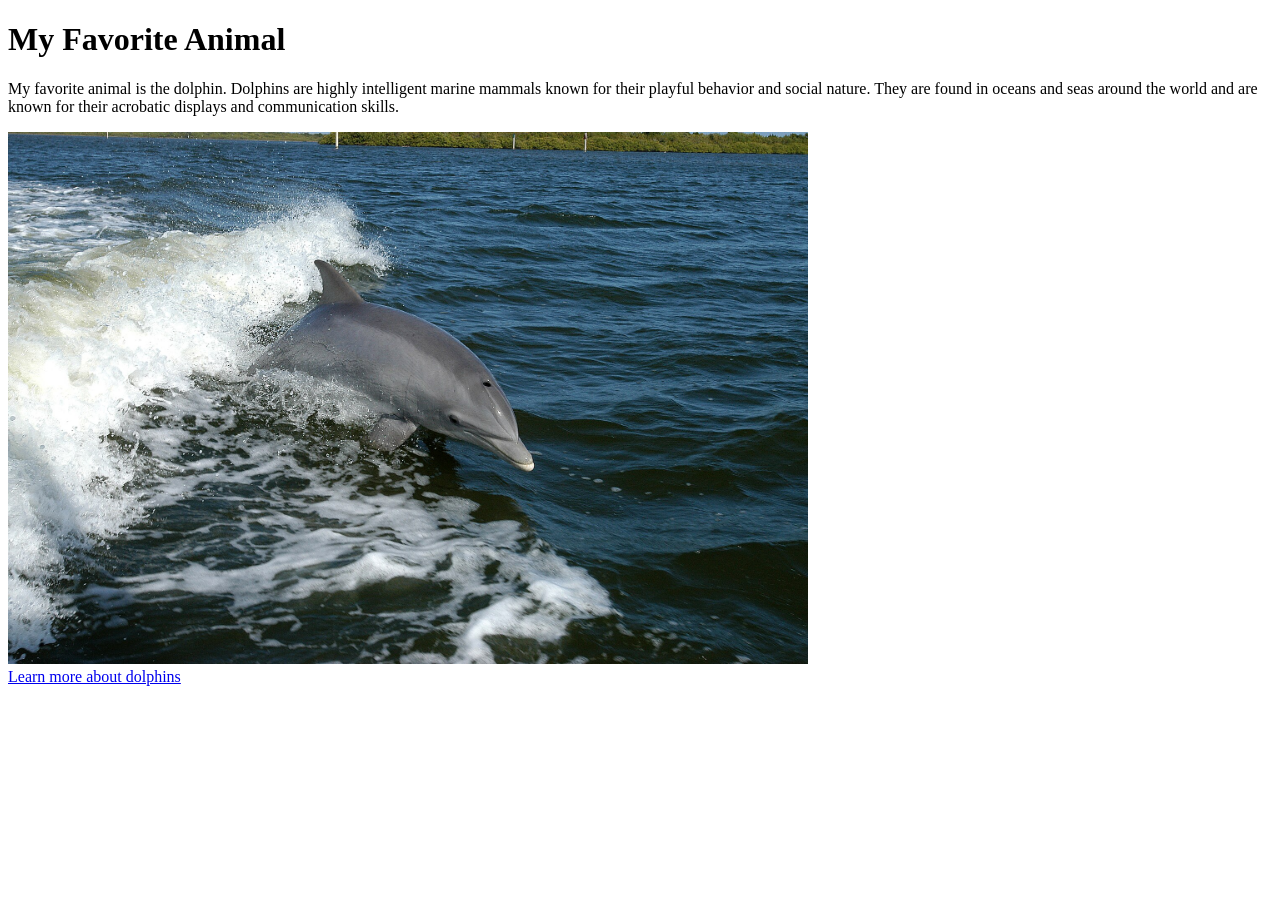
<file: Workshop1/index.html>
<!DOCTYPE html>
<html lang="en">
<head>
    <meta charset="UTF-8">
    <meta name="viewport" content="width=device-width, initial-scale=1.0">
    <title>Favorite Animal</title>
</head>
<body>
    <h1>My Favorite Animal</h1>
    <p>My favorite animal is the dolphin. Dolphins are highly intelligent marine mammals known for their playful behavior and social nature. They are found in oceans and seas around the world and are known for their acrobatic displays and communication skills.</p>
    <img src="dolphin.jpg" alt="A dolphin swimming in the ocean" width="800"><br>
    
    <a href="https://en.wikipedia.org/wiki/Dolphin" target="_blank">
        Learn more about dolphins
    </a>
    
</body>
</html>
</file>
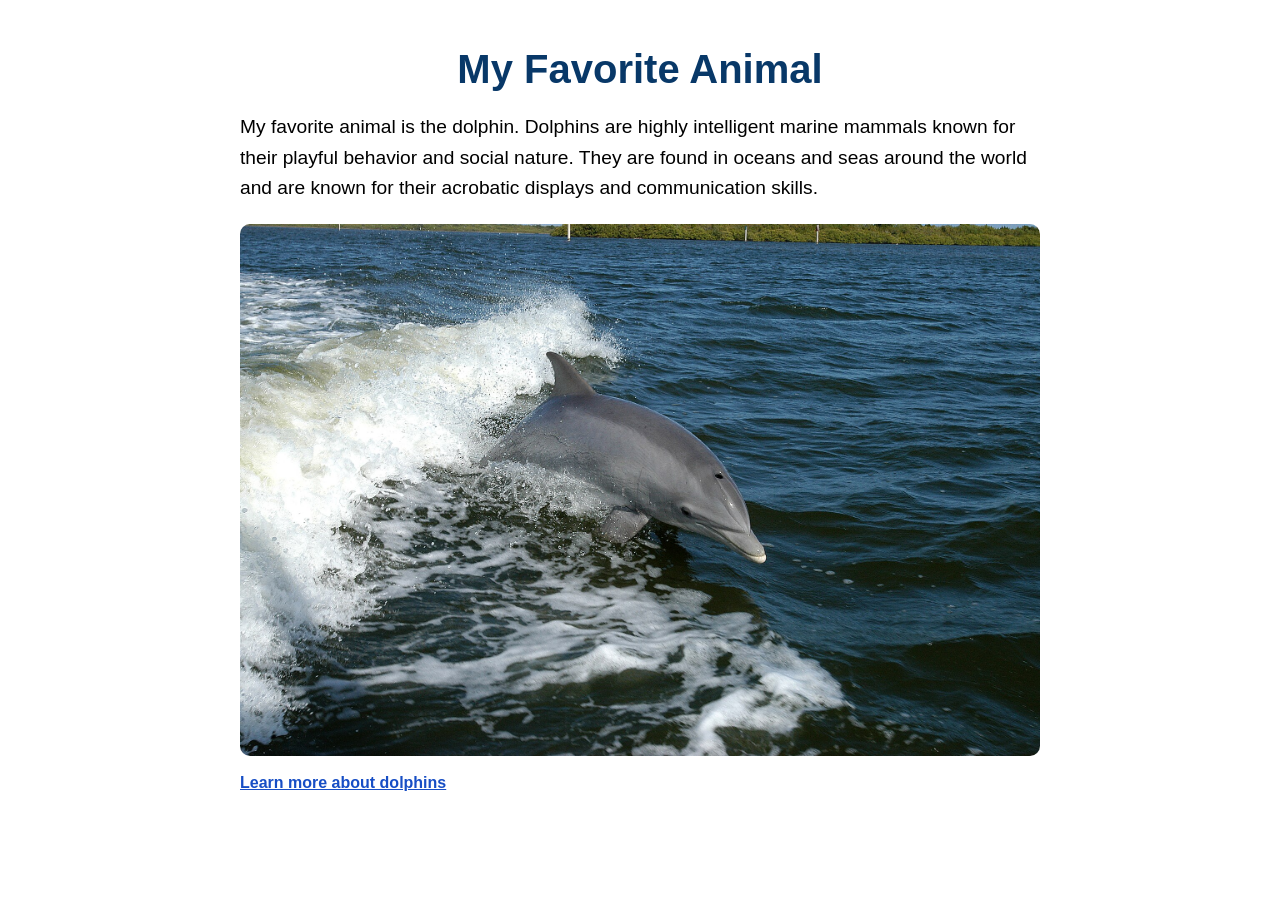
<file: WS01_HTML_basics/index.html>
<!DOCTYPE html>
<html lang="en">
<head>
    <meta charset="UTF-8">
    <meta name="viewport" content="width=device-width, initial-scale=1.0">
    <title>Favorite Animal</title>
    <link rel="stylesheet" href="styles/styles.css">
</head>
<body>
    <h1>My Favorite Animal</h1>
    <p>My favorite animal is the dolphin. Dolphins are highly intelligent marine mammals known for their playful behavior and social nature. They are found in oceans and seas around the world and are known for their acrobatic displays and communication skills.</p>
    <img src="img/dolphin.jpg" alt="A dolphin swimming in the ocean" width="800"><br>
    
    <a href="https://en.wikipedia.org/wiki/Dolphin" target="_blank">
        Learn more about dolphins
    </a>
    
</body>
</html>
</file>
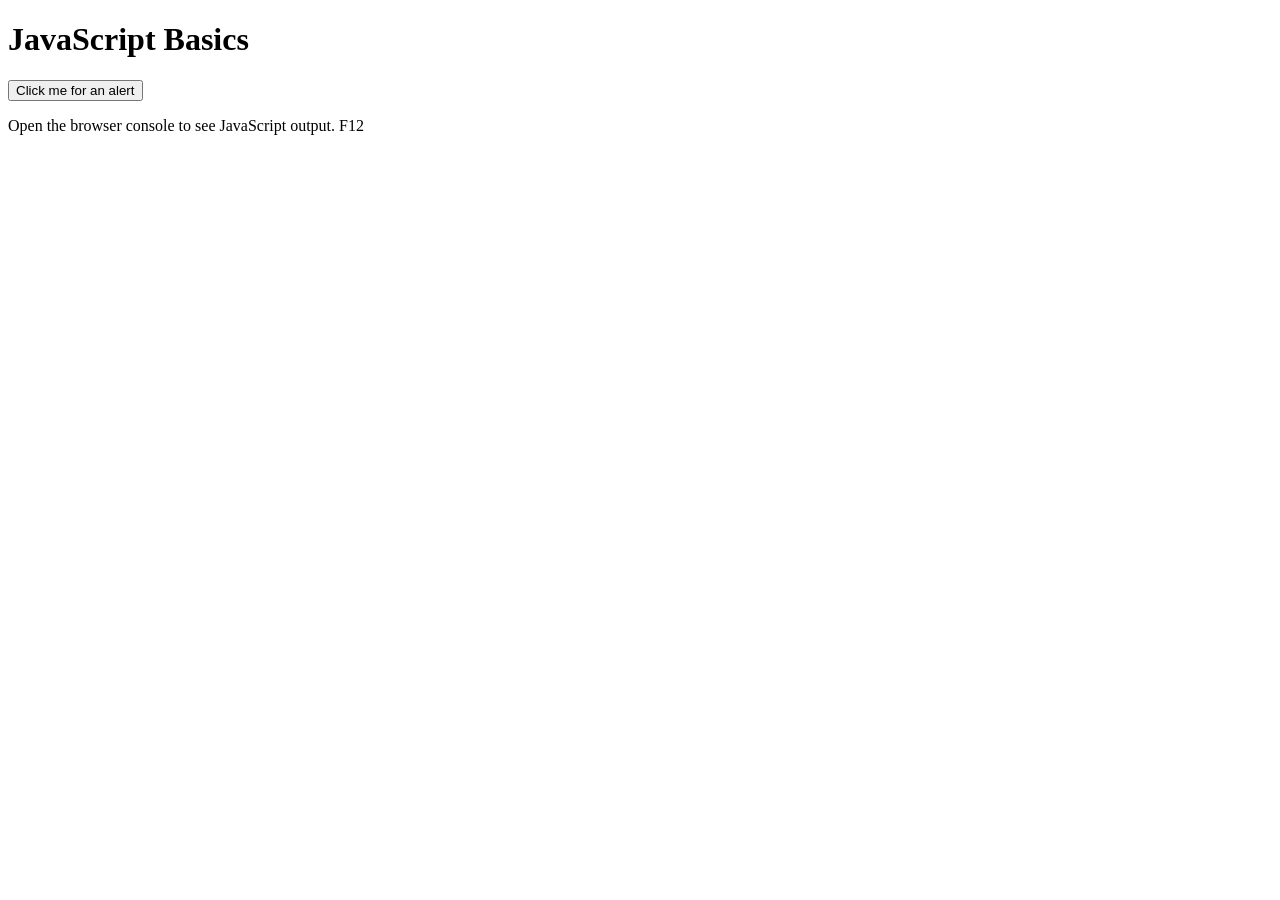
<file: WS02_JavaScript_Basics/index.html>
<!DOCTYPE html>
<html lang="en">
<head>
    <meta charset="UTF-8">
    <meta name="viewport" content="width=device-width, initial-scale=1.0">
    <title>JavaScript Basics</title>
</head>

<body>

    <h1>JavaScript Basics</h1>
    <button onclick="showMessage()">Click me for an alert</button>
    <p>Open the browser console to see JavaScript output. F12</p>

<!--Link to JavaScript file-->
    <script src="js/script.js"></script>
    
</body>
</html>
</file>
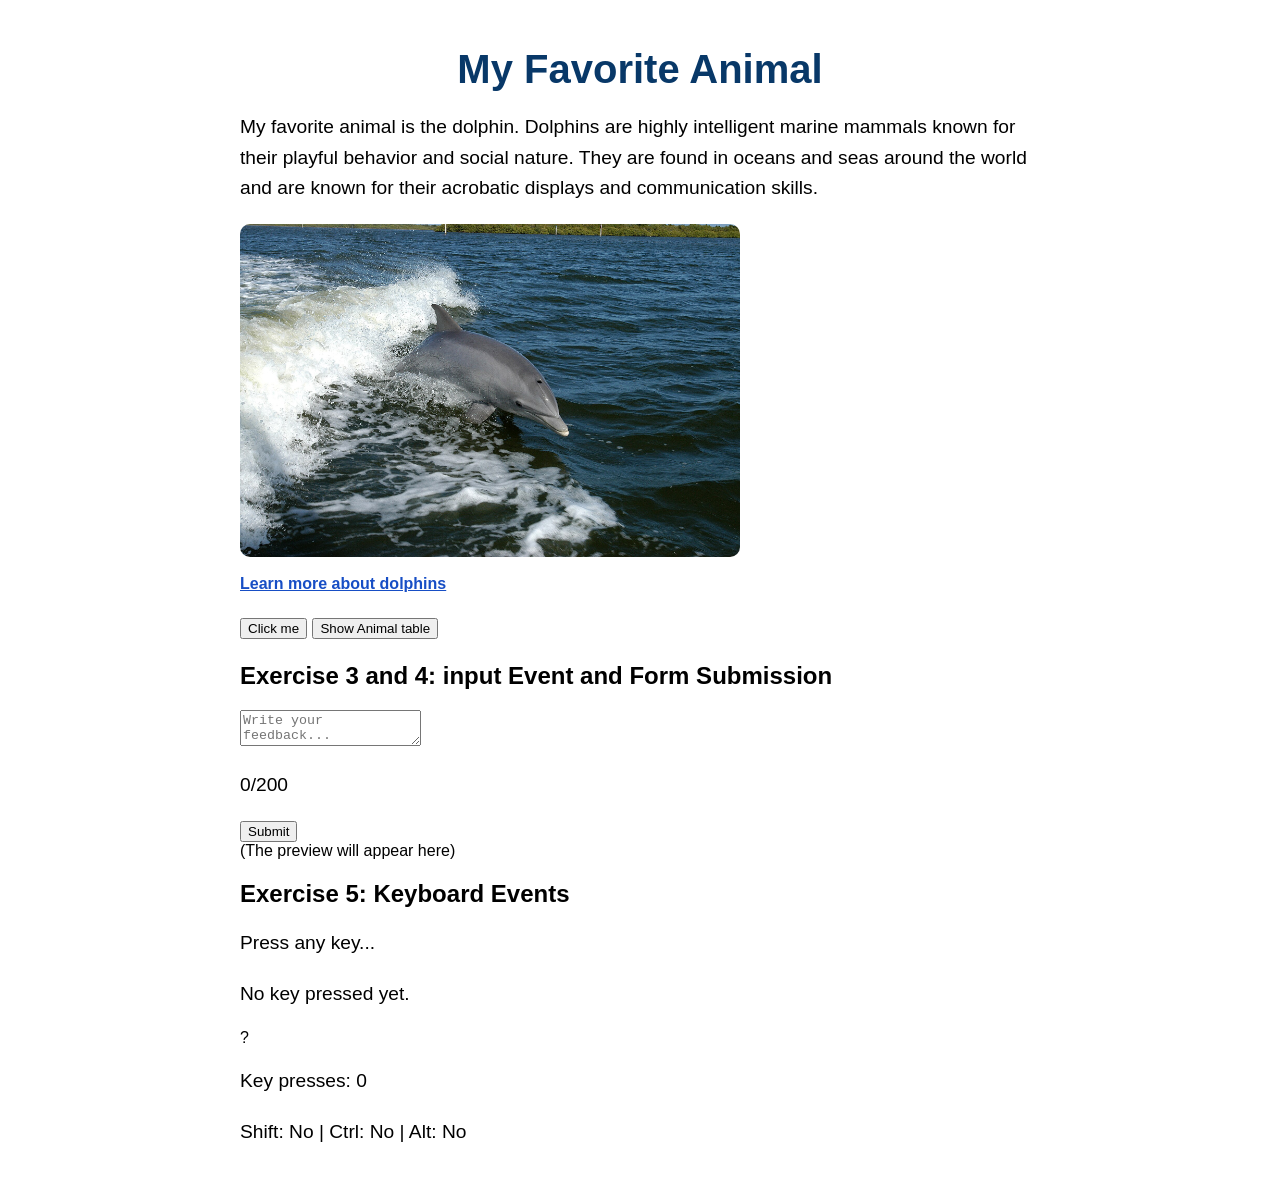
<file: WS03_JS_Event/index.html>
<!DOCTYPE html>
<html lang="en">
<head>
    <meta charset="UTF-8">
    <meta name="viewport" content="width=device-width, initial-scale=1.0">
    <title>Favorite Animal</title>
    
    <link rel="stylesheet" href="styles/styles.css">
    
</head>
<body>
    <h1 id="Exercise1">My Favorite Animal</h1>
    <p>My favorite animal is the dolphin. Dolphins are highly intelligent marine mammals known for their playful behavior and social nature. They are found in oceans and seas around the world and are known for their acrobatic displays and communication skills.</p>
    <img src="img/dolphin.jpg" alt="A dolphin swimming in the ocean" width="500"><br>
    
    <a href="https://en.wikipedia.org/wiki/Dolphin" target="_blank">
        Learn more about dolphins
    </a>
     <p>
        <button id="clickButton">Click me</button>
       <button id="showtable">Show Animal table</button>
        <table id="animalTable" style="display: none;">
        <thead>
            <tr>
                <th>Animal</th>
                <th>Habitat</th>
                <th>Diet</th>
            </tr>
        </thead>
        <tbody>
            <tr>
                <td>Tiger</td>
                <td>Forest</td>
                <td>Carnivore</td>
            </tr>
            <tr>
                <td>Elephant</td>
                <td>Savanna</td>
                <td>Herbivore</td>
            </tr>
        </tbody>
    </p>
<h2>Exercise 3 and 4: input Event and Form Submission</h2>
    <form id="feedbackForm">
        <textarea id="feedback" maxlength="200" placeholder="Write your feedback..."></textarea>

        <p id="status"></p>

        <p id="charCount">0/200</p>
        <button id="submitBtn">Submit</button>
        <div id="preview">
            (The preview will appear here)
        </div>
    </form>

<h2>Exercise 5: Keyboard Events</h2>

    <p>Press any key...</p>
    <p id="keyinfo">No key pressed yet.</p>
    <div id="keybox">?</div>
    <p id="keyCounter">Key presses: 0</p>
    <p id="modifierInfo">Shift: No | Ctrl: No | Alt: No</p>
    
    
    <script src="script.js" defer></script>
</body>
</html>
</file>
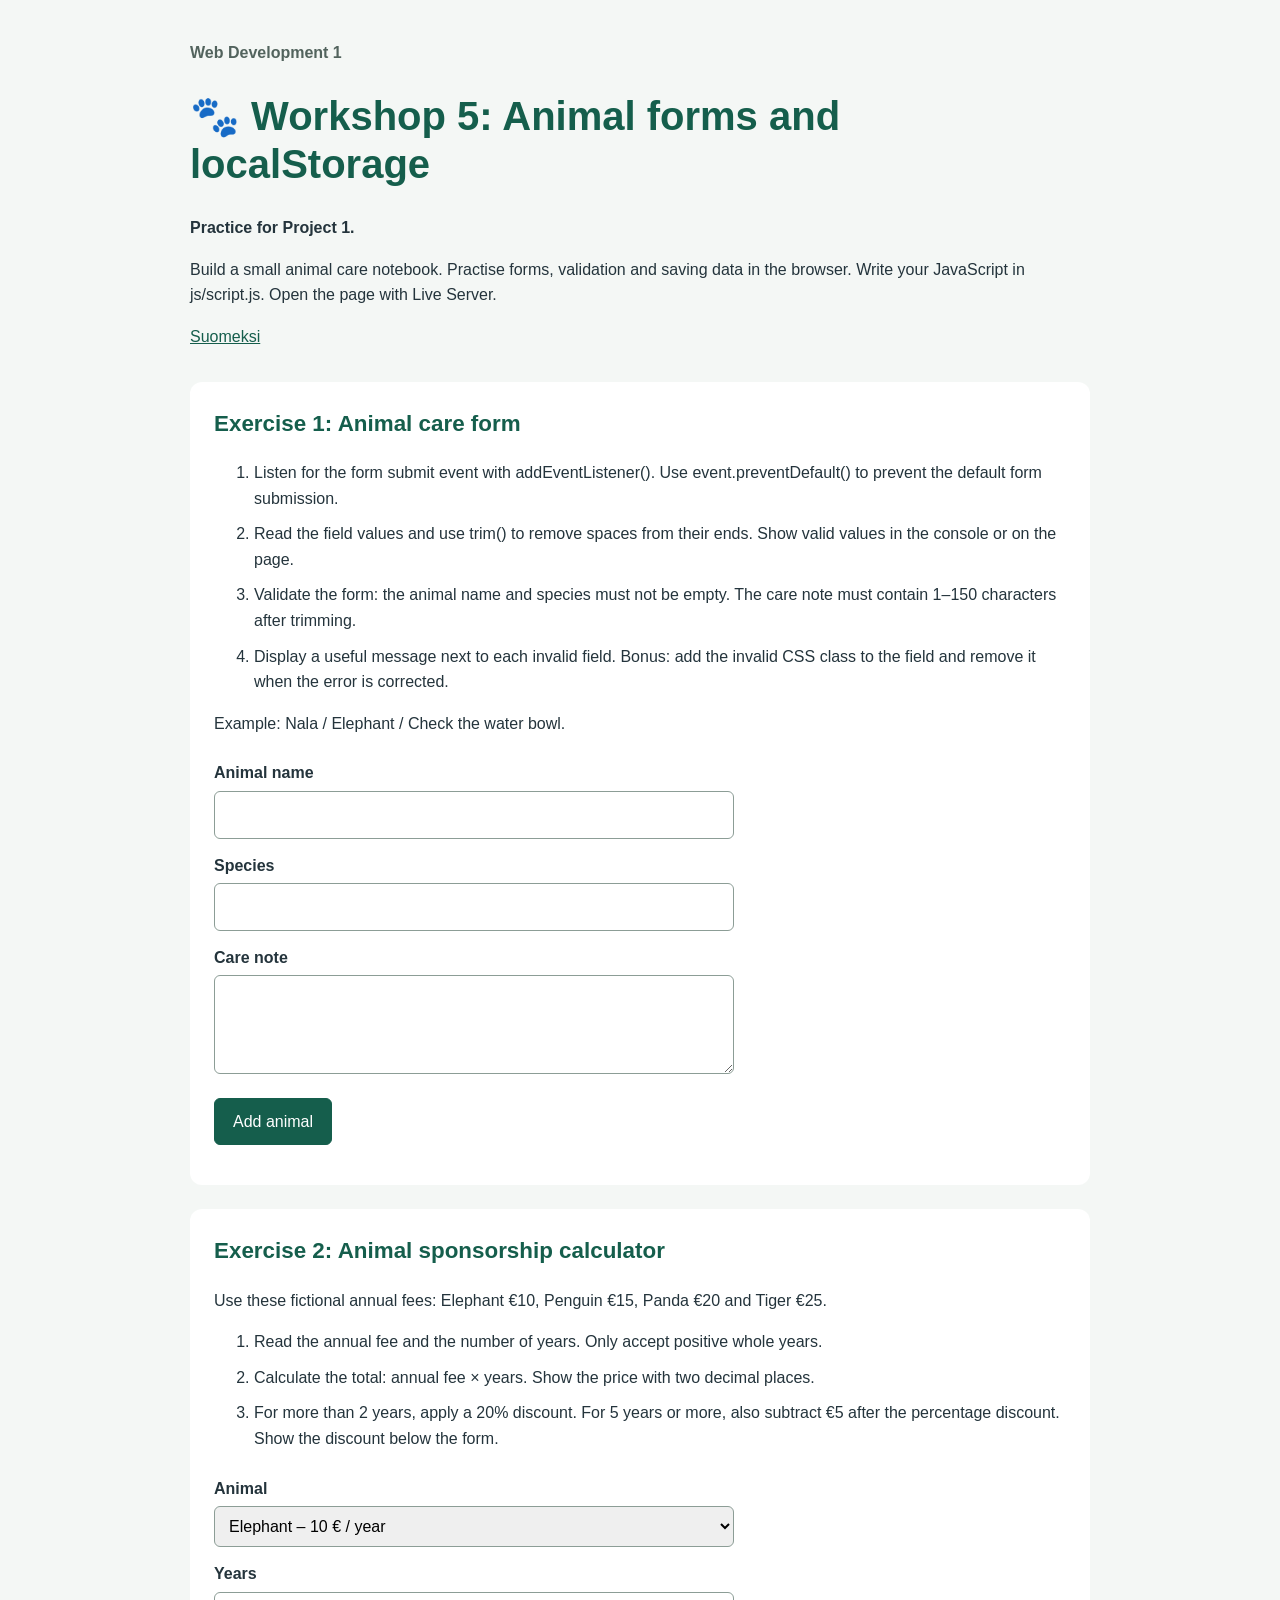
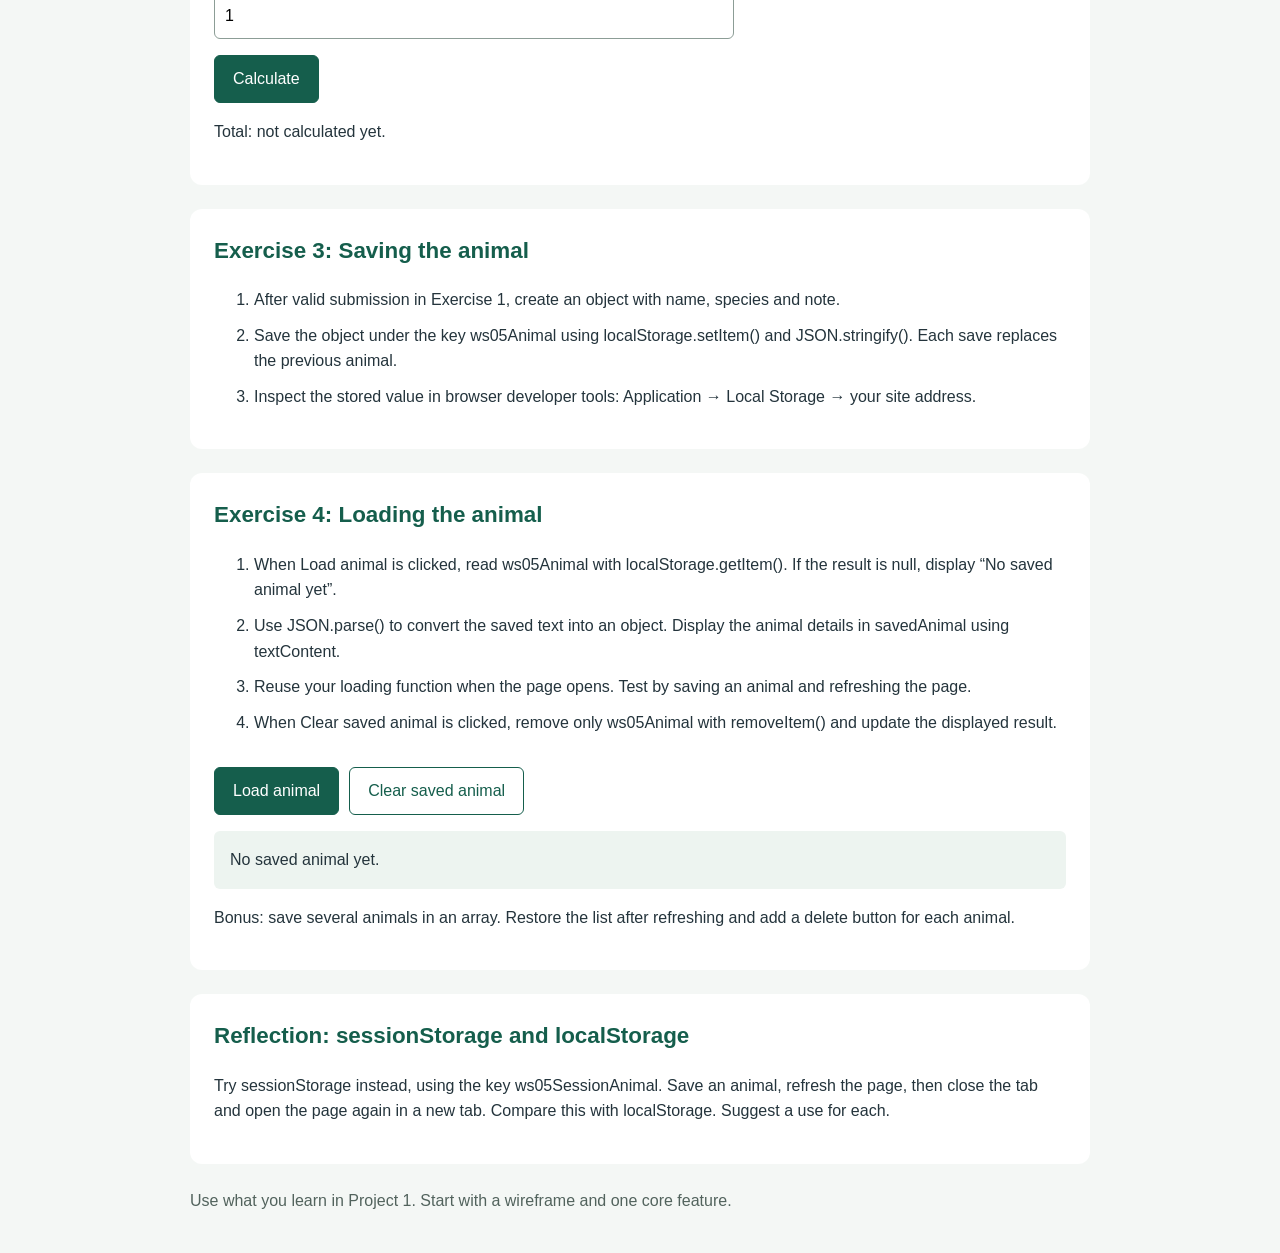
<file: WS05Animal/index.html>
<!DOCTYPE html>
<html lang="en">
<head>
  <meta charset="UTF-8">
  <meta name="viewport" content="width=device-width, initial-scale=1.0">
  <title>Workshop 5: Animal forms and localStorage</title>
  <link rel="stylesheet" href="css/styles.css">
  <script src="js/script.js" defer></script>
</head>
<body>
<main>
<header>
  <p class="course">Web Development 1</p>
  <h1>🐾 Workshop 5: Animal forms and localStorage</h1>
  <p class="notice">Practice for Project 1.</p>
  <p>Build a small animal care notebook. Practise forms, validation and saving data in the browser. Write your JavaScript in js/script.js. Open the page with Live Server.</p>
  <a href="index-fi.html" lang="fi">Suomeksi</a>
</header>
<section>
  <h2>Exercise 1: Animal care form</h2>
  <ol><li>Listen for the form submit event with addEventListener(). Use event.preventDefault() to prevent the default form submission.</li><li>Read the field values and use trim() to remove spaces from their ends. Show valid values in the console or on the page.</li><li>Validate the form: the animal name and species must not be empty. The care note must contain 1–150 characters after trimming.</li><li>Display a useful message next to each invalid field. Bonus: add the invalid CSS class to the field and remove it when the error is corrected.</li></ol>
  <p>Example: Nala / Elephant / Check the water bowl.</p>
  <!-- novalidate allows students to practise JavaScript validation. -->
  <form id="animalForm" novalidate>
    <label for="animalName">Animal name</label>
    <input id="animalName" name="name" type="text" required aria-describedby="nameError">
    <span id="nameError" class="error" aria-live="polite"></span>
    <label for="animalSpecies">Species</label>
    <input id="animalSpecies" name="species" type="text" required aria-describedby="speciesError">
    <span id="speciesError" class="error" aria-live="polite"></span>
    <label for="careNote">Care note</label>
    <textarea id="careNote" name="note" rows="3" required aria-describedby="noteError"></textarea>
    <span id="noteError" class="error" aria-live="polite"></span>
    <button type="submit">Add animal</button>
  </form>
  <p id="formResult" role="status"></p>
</section>
<section>
  <h2>Exercise 2: Animal sponsorship calculator</h2>
  <p>Use these fictional annual fees: Elephant €10, Penguin €15, Panda €20 and Tiger €25.</p>
  <ol><li>Read the annual fee and the number of years. Only accept positive whole years.</li><li>Calculate the total: annual fee × years. Show the price with two decimal places.</li><li>For more than 2 years, apply a 20% discount. For 5 years or more, also subtract €5 after the percentage discount. Show the discount below the form.</li></ol>
  <form id="sponsorForm" novalidate>
    <label for="animalType">Animal</label>
    <select id="animalType" name="type"><option value="10">Elephant – 10 € / year</option><option value="15">Penguin – 15 € / year</option><option value="20">Panda – 20 € / year</option><option value="25">Tiger – 25 € / year</option></select>
    <label for="years">Years</label>
    <input id="years" name="years" type="number" min="1" step="1" value="1" required>
    <button type="submit">Calculate</button>
  </form>
  <p id="cost" role="status">Total: not calculated yet.</p>
  <p id="discountMessage" aria-live="polite"></p>
</section>
<section>
  <h2>Exercise 3: Saving the animal</h2>
  <ol><li>After valid submission in Exercise 1, create an object with name, species and note.</li><li>Save the object under the key ws05Animal using localStorage.setItem() and JSON.stringify(). Each save replaces the previous animal.</li><li>Inspect the stored value in browser developer tools: Application → Local Storage → your site address.</li></ol>
</section>
<section>
  <h2>Exercise 4: Loading the animal</h2>
  <ol><li>When Load animal is clicked, read ws05Animal with localStorage.getItem(). If the result is null, display “No saved animal yet”.</li><li>Use JSON.parse() to convert the saved text into an object. Display the animal details in savedAnimal using textContent.</li><li>Reuse your loading function when the page opens. Test by saving an animal and refreshing the page.</li><li>When Clear saved animal is clicked, remove only ws05Animal with removeItem() and update the displayed result.</li></ol>
  <div class="actions">
    <button type="button" id="loadAnimal">Load animal</button>
    <button type="button" id="clearAnimal" class="secondary">Clear saved animal</button>
  </div>
  <p id="savedAnimal" class="saved" role="status">Saved animal details will appear here.</p>
  <p>Bonus: save several animals in an array. Restore the list after refreshing and add a delete button for each animal.</p>
</section>
<section>
  <h2>Reflection: sessionStorage and localStorage</h2>
  <p>Try sessionStorage instead, using the key ws05SessionAnimal. Save an animal, refresh the page, then close the tab and open the page again in a new tab. Compare this with localStorage. Suggest a use for each.</p>
</section>
<footer><p>Use what you learn in Project 1. Start with a wireframe and one core feature.</p></footer>
</main>
</body>
</html>
</file>
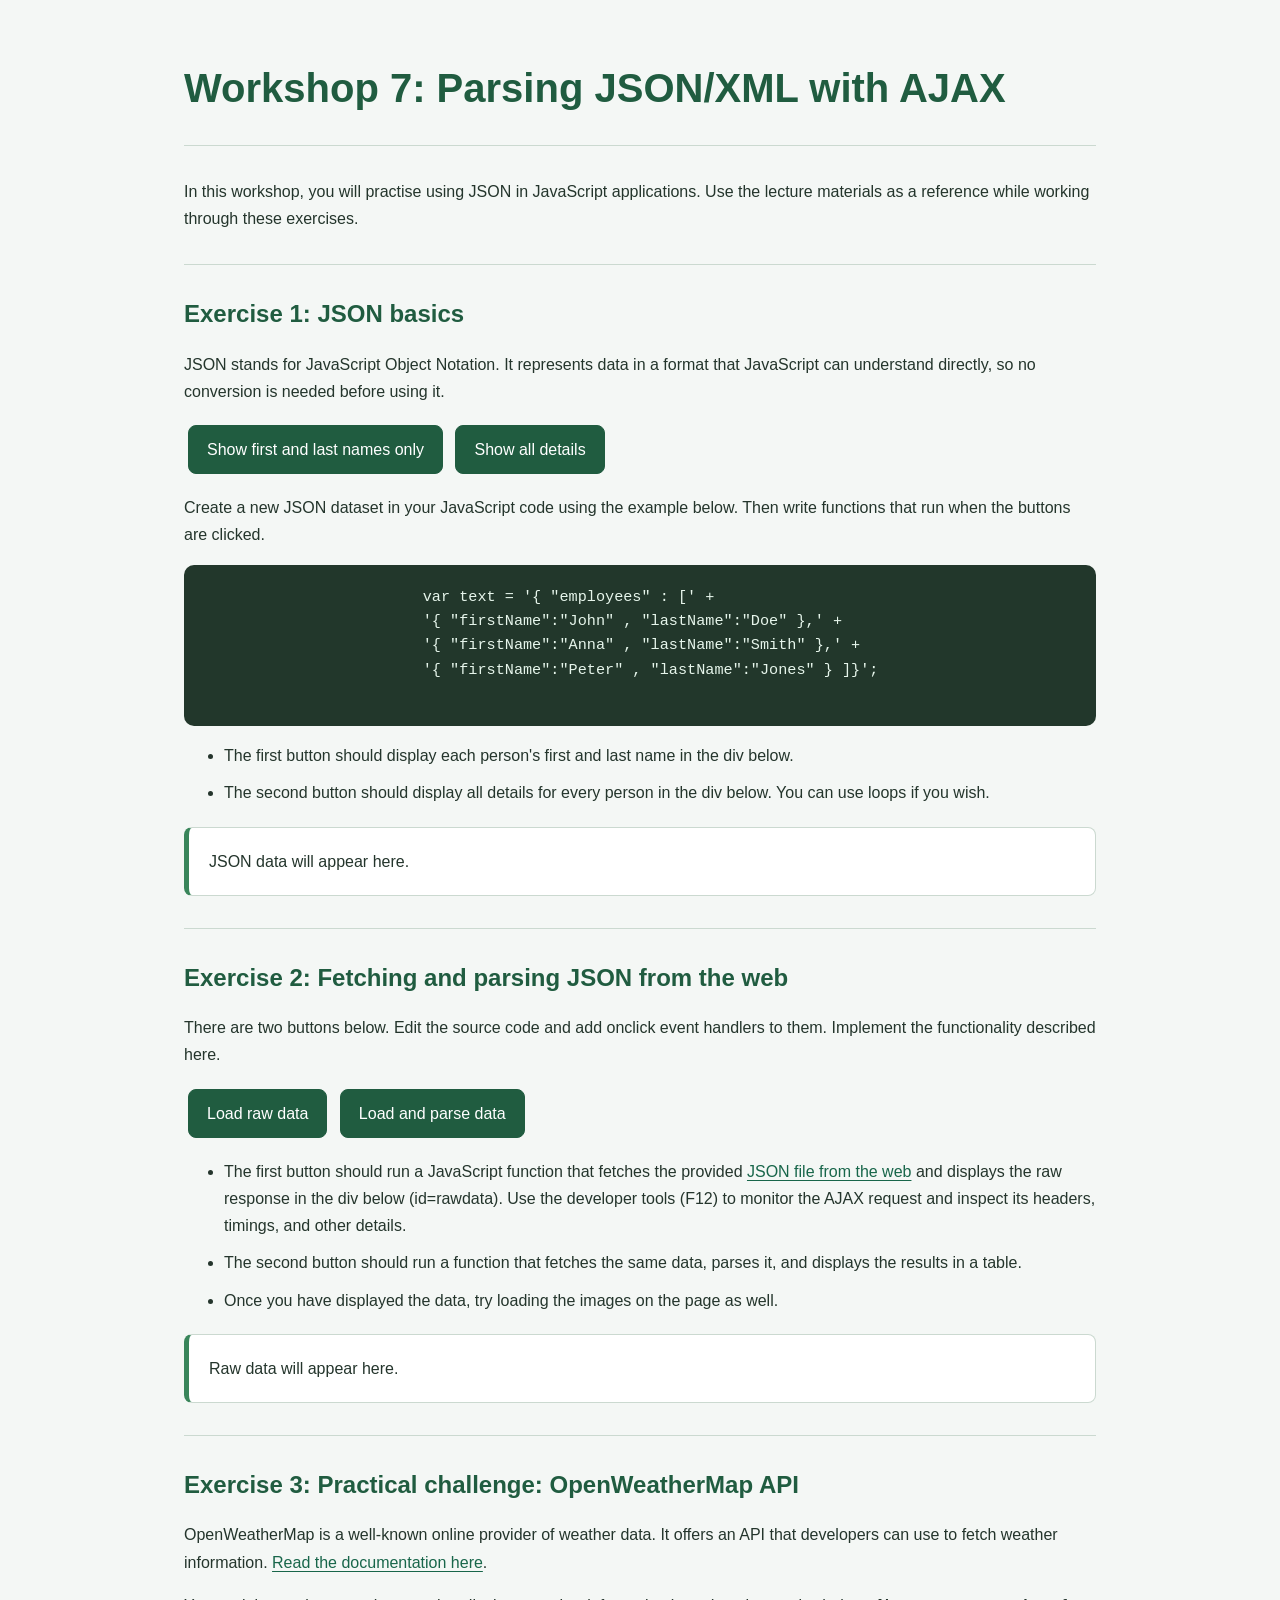
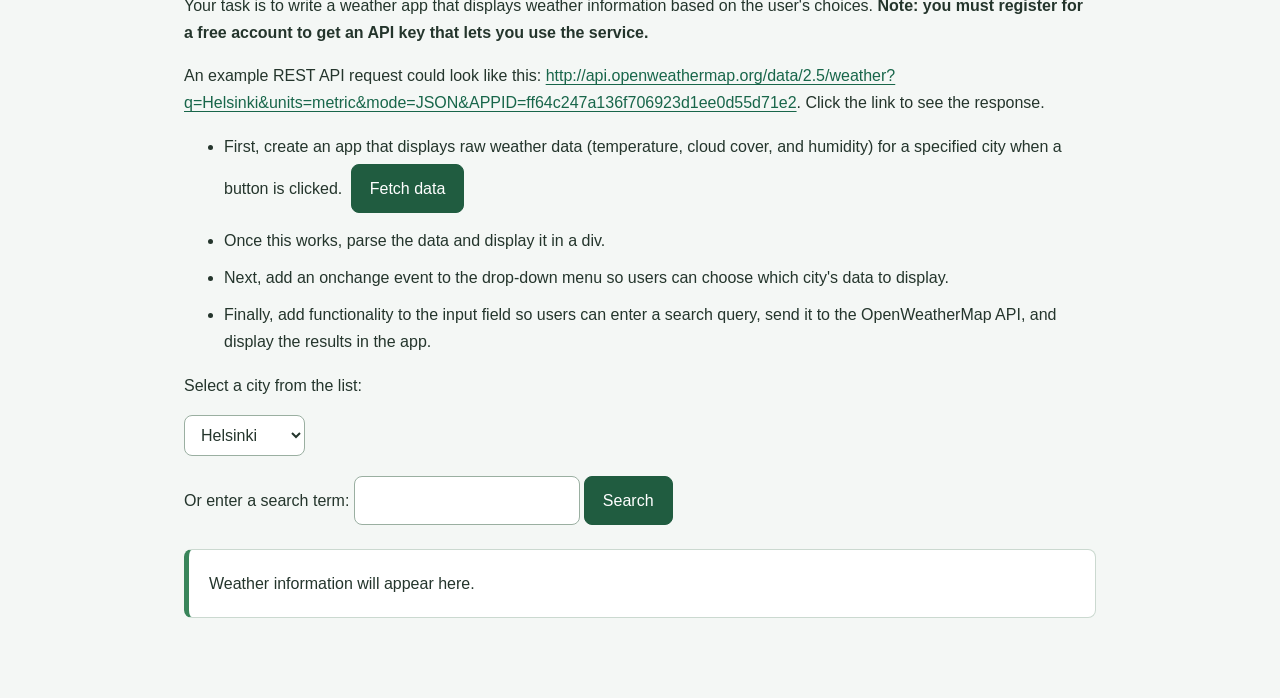
<file: WS07_AJAX/index.html>
<!DOCTYPE html>
<html lang="en">

<head>
	<meta charset="utf-8">
	<title>Workshop 7</title>
	<link rel="stylesheet" href="css/styles.css">
	<meta name="viewport" content="width=device-width, initial-scale=1">
</head>

<body class="ws8">
	<h1>Workshop 7: Parsing JSON/XML with AJAX</h1>
	<hr />
	<p>In this workshop, you will practise using JSON in JavaScript applications. Use the lecture materials as a
		reference while working through these exercises.</p>

	<hr />
	<h2>Exercise 1: JSON basics</h2>
	<p>JSON stands for JavaScript Object Notation. It represents data in a format that JavaScript can understand
		directly, so no conversion is needed before using it.</p>
	<p>
		<button onclick="showNames()">Show first and last names only</button>
		<button onclick="showDetails()">Show all details</button>
	</p>
	<p>Create a new JSON dataset in your JavaScript code using the example below. Then write functions that run when
		the buttons are clicked.</p>

	<pre>
			var text = '{ "employees" : [' +
			'{ "firstName":"John" , "lastName":"Doe" },' +
			'{ "firstName":"Anna" , "lastName":"Smith" },' +
			'{ "firstName":"Peter" , "lastName":"Jones" } ]}';
		</pre>
	<ul>
		<li>The first button should display each person's first and last name in the div below.</li>
		<li>The second button should display all details for every person in the div below. You can use loops if you
			wish.</li>
	</ul>
	<div id="jsondata">JSON data will appear here.</div>
	<hr />
	<h2>Exercise 2: Fetching and parsing JSON from the web</h2>
	<p>There are two buttons below. Edit the source code and add onclick event handlers to them. Implement the
		functionality described here.</p>
	<p>
		<button>Load raw data</button>
		<button>Load and parse data</button>
	</p>

	<ul>
		<li>The first button should run a JavaScript function that fetches the provided <a
				href="http://www.omdbapi.com/?s=star+wars&apikey=cbbc6750">JSON file from the web</a> and displays the
			raw response in the div below (id=rawdata). Use the developer tools (F12) to monitor the AJAX request and
			inspect its headers, timings, and other details.</li>
		<li>The second button should run a function that fetches the same data, parses it, and displays the results in
			a table.</li>
		<li>Once you have displayed the data, try loading the images on the page as well.</li>
	</ul>
	<div id="rawdata">Raw data will appear here.</div>

	<hr />
	<h2>Exercise 3: Practical challenge: OpenWeatherMap API</h2>

	<p>OpenWeatherMap is a well-known online provider of weather data. It offers an API that developers can use to
		fetch weather information. <a href="https://openweathermap.org/api">Read the documentation here</a>.</p>
	<p>Your task is to write a weather app that displays weather information based on the user's choices. <b>Note:
			you must register for a free account to get an API key that lets you use the service.</b></p>

	<p>An example REST API request could look like this: <a
			href="http://api.openweathermap.org/data/2.5/weather?q=Helsinki&units=metric&mode=JSON&APPID=ff64c247a136f706923d1ee0d55d71e2">http://api.openweathermap.org/data/2.5/weather?q=Helsinki&units=metric&mode=JSON&APPID=ff64c247a136f706923d1ee0d55d71e2</a>.
		Click the link to see the response.</p>
	<ul>
		<li>First, create an app that displays raw weather data (temperature, cloud cover, and humidity) for a
			specified city when a button is clicked. <button>Fetch data</button></li>
		<li>Once this works, parse the data and display it in a div.</li>
		<li>Next, add an onchange event to the drop-down menu so users can choose which city's data to display.</li>
		<li>Finally, add functionality to the input field so users can enter a search query, send it to the
			OpenWeatherMap API, and display the results in the app.</li>
	</ul>
	<p>Select a city from the list:</p>
	<select name="mySelect" id="city" onchange="">
		<option value="Helsinki">Helsinki</option>
		<option value="Stockholm">Stockholm</option>
		<option value="Rome">Rome</option>
		<option value="New York">New York</option>
	</select>
	<p>Or enter a search term: <input id="citysearch" /><button id="search">Search</button></p>
	<div id="weatherdata">Weather information will appear here.</div>

    <script src="js/script.js"></script>

</body>

</html>
</file>
<file: WS01_HTML_basics/styles/styles.css>
body {
    font-family: sans-serif;
    max-width: 800px;
    margin: 0 auto;
    padding: 20px;
}

h1 {
    color: #083868;
    font-size: 2.5em;
    margin-bottom: 20px;
    text-align: center;
}

p {
    font-size: 1.2em;
    line-height: 1.6;
    margin-bottom: 20px;
}

img {
    display: block;
    border-radius: 10px;
    max-width: 100%;
    height: auto;
}

a {
    color: #174ec5;
    font-weight: bold;
}

a.hover {
    text-decoration: underline;
}
</file>
<file: WS03_JS_Event/styles/styles.css>
body {
    font-family: sans-serif;
    max-width: 800px;
    margin: 0 auto;
    padding: 20px;
}

h1 {
    color: #083868;
    font-size: 2.5em;
    margin-bottom: 20px;
    text-align: center;
}

p {
    font-size: 1.2em;
    line-height: 1.6;
    margin-bottom: 20px;
}

img {
    display: block;
    border-radius: 10px;
    max-width: 100%;
    height: auto;
}

a {
    color: #174ec5;
    font-weight: bold;
}

a.hover {
    text-decoration: underline;
}
</file>
<file: WS05Animal/css/styles.css>
/* Simple shared styles for the English and Finnish workshop. */
* { box-sizing: border-box; }
body {
  margin: 0;
  padding: 24px;
  font-family: Arial, Helvetica, sans-serif;
  line-height: 1.6;
  color: #24343c;
  background: #f4f7f5;
}
main { max-width: 900px; margin: auto; }
header { margin-bottom: 32px; }
h1 { font-size: clamp(1.8rem, 4vw, 2.5rem); line-height: 1.2; color: #155e4c; }
h2 { margin-top: 0; color: #155e4c; font-size: 1.4rem; }
.course { color: #52635d; font-weight: bold; }
.notice { font-weight: bold; }
section { margin-bottom: 24px; padding: 24px; background: white; border-radius: 12px; }
li { margin-bottom: 10px; }
a { color: #155e4c; }
form { max-width: 520px; margin-top: 24px; }
label { display: block; margin-top: 14px; font-weight: bold; }
input, select, textarea {
  width: 100%; padding: 10px; margin-top: 5px;
  font: inherit; border: 1px solid #8c9d96; border-radius: 6px;
}
button {
  margin-top: 16px; padding: 10px 18px; font: inherit;
  color: white; background: #155e4c; border: 1px solid #155e4c;
  border-radius: 6px; cursor: pointer;
}
button:hover { background: #104b3d; }
.secondary { color: #155e4c; background: white; }
.secondary:hover { background: #edf4f0; }
.actions { display: flex; flex-wrap: wrap; gap: 10px; }
:focus-visible { outline: 3px solid #bd650d; outline-offset: 3px; }
.error { display: block; color: #b42318; font-size: .95rem; }
.invalid { border: 2px solid #b42318; }
.saved { padding: 16px; background: #edf4f0; border-radius: 6px; white-space: pre-line; }
footer { color: #52635d; }
@media (max-width: 600px) {
  body { padding: 14px; }
  section { padding: 18px; }
}
</file>
<file: WS07_AJAX/css/styles.css>
/* Työpaja 7 – JSON ja AJAX */

* {
  box-sizing: border-box;
}

body.ws8 {
  max-width: 960px;
  margin: 0 auto;
  padding: 36px 24px 60px;
  background-color: #f4f7f5;
  color: #24352c;
  font-family: Arial, Helvetica, sans-serif;
  font-size: 16px;
  line-height: 1.7;
}

.ws8 h1 {
  color: #205c40;
  font-size: clamp(1.8rem, 4vw, 2.5rem);
  line-height: 1.25;
}

.ws8 h2 {
  margin-top: 32px;
  color: #205c40;
  line-height: 1.4;
}

.ws8 hr {
  margin: 32px 0;
  border: 0;
  border-top: 1px solid #cbd9d0;
}

.ws8 a {
  color: #18664a;
  overflow-wrap: anywhere;
  text-underline-offset: 3px;
}

.ws8 li {
  margin-bottom: 10px;
}

.ws8 button,
.ws8 input,
.ws8 select {
  font: inherit;
}

.ws8 button {
  margin: 4px;
  padding: 10px 18px;
  border: 1px solid #205c40;
  border-radius: 8px;
  background-color: #205c40;
  color: white;
  cursor: pointer;
}

.ws8 button:hover {
  background-color: #16452f;
}

.ws8 input,
.ws8 select {
  max-width: 100%;
  padding: 10px 12px;
  border: 1px solid #9aafa1;
  border-radius: 8px;
  background-color: white;
  color: #24352c;
}

.ws8 :is(button, input, select, a):focus-visible {
  outline: 3px solid #b46b00;
  outline-offset: 3px;
}

.ws8 pre {
  padding: 20px;
  overflow-x: auto;
  border-radius: 10px;
  background-color: #22372b;
  color: #e6f5eb;
  font-size: 0.95rem;
  line-height: 1.6;
}

.ws8 #jsondata,
.ws8 #rawdata,
.ws8 #weatherdata {
  margin: 20px 0;
  padding: 20px;
  overflow-wrap: anywhere;
  overflow-x: auto;
  border: 1px solid #cbd9d0;
  border-left: 5px solid #39855a;
  border-radius: 8px;
  background-color: white;
}

.ws8 table {
  width: 100%;
  border-collapse: collapse;
}

.ws8 th,
.ws8 td {
  padding: 12px;
  border: 1px solid #cbd9d0;
  text-align: left;
  vertical-align: top;
}

.ws8 th {
  background-color: #e4eee7;
}

.ws8 img {
  max-width: 100%;
  height: auto;
}
</file>
